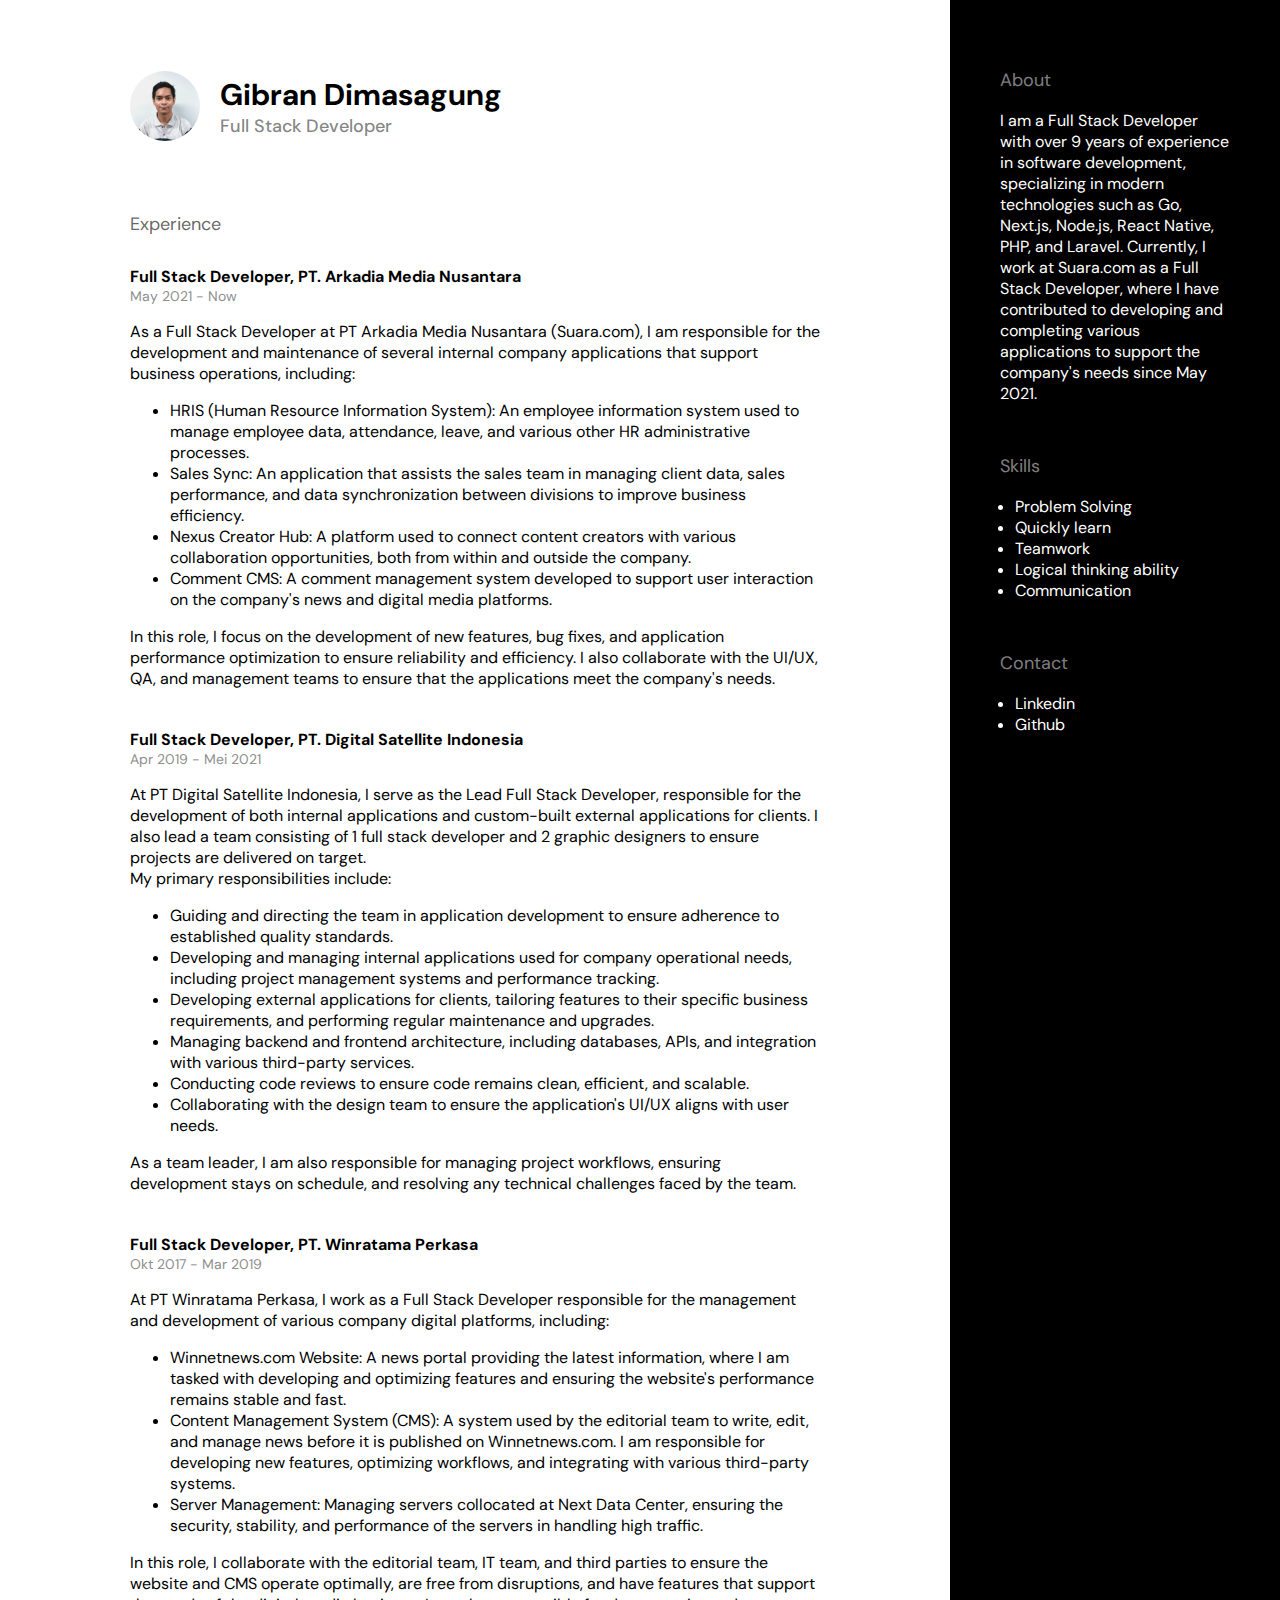
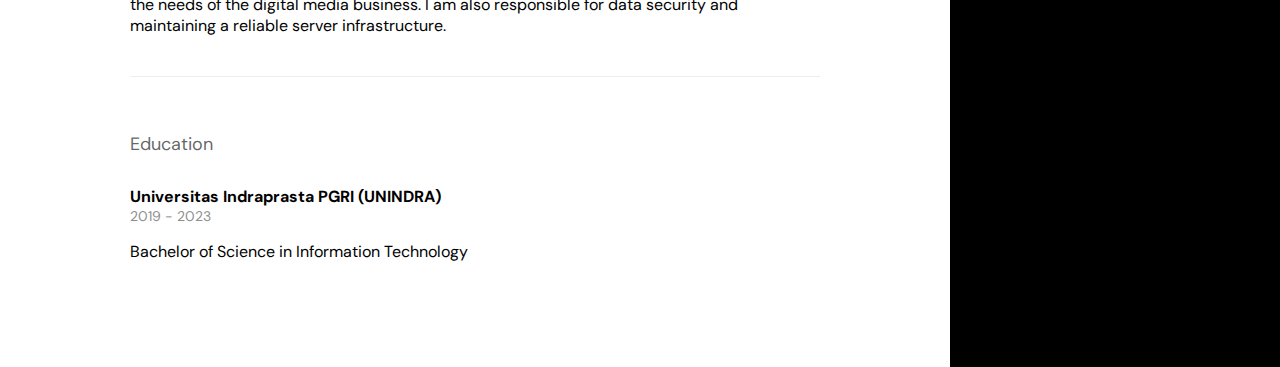
<file: index.html>
<!DOCTYPE html>
<html lang="en">
<head>
    <meta charset="UTF-8">
    <meta name="viewport" content="width=device-width, initial-scale=1.0">
    <title>Gibran Dimasagung - Full Stack Developer</title>
    <link rel="preconnect" href="https://fonts.googleapis.com">
    <link rel="preconnect" href="https://fonts.gstatic.com" crossorigin>
    <link href="https://fonts.googleapis.com/css2?family=DM+Sans:ital,opsz,wght@0,9..40,100..1000;1,9..40,100..1000&display=swap" rel="stylesheet">
    <link rel="stylesheet" href="main.css">

    <!-- Google tag (gtag.js) -->
    <script async src="https://www.googletagmanager.com/gtag/js?id=G-KHGNJFPHTL"></script>
    <script>
        window.dataLayer = window.dataLayer || [];
        function gtag(){dataLayer.push(arguments);}
        gtag('js', new Date());

        gtag('config', 'G-KHGNJFPHTL');
    </script>
</head>
<body>
    <div class="container">
        <div class="profile">
            <div class="user">
                <img class="avatar" width="70" height="70" src="1657944084297.jpeg" />
                <div>
                    <h2 class="name">Gibran Dimasagung</h2>
                    <h4 class="title">Full Stack Developer</h4>
                </div>
            </div>
            <div class="list">
                <h2 class="heading">Experience</h2>
                <div class="experience">
                    <h4 class="position">Full Stack Developer, PT. Arkadia Media Nusantara</h4>
                    <p class="date">May 2021 - Now</p>
                    <p class="description">
                        As a Full Stack Developer at PT Arkadia Media Nusantara (Suara.com), I am responsible for the development and maintenance of several internal company applications that support business operations, including:
                        <ul>
                            <li>HRIS (Human Resource Information System): An employee information system used to manage employee data, attendance, leave, and various other HR administrative processes.</li>
                            <li>Sales Sync: An application that assists the sales team in managing client data, sales performance, and data synchronization between divisions to improve business efficiency.</li>
                            <li>Nexus Creator Hub: A platform used to connect content creators with various collaboration opportunities, both from within and outside the company.</li>
                            <li>Comment CMS: A comment management system developed to support user interaction on the company's news and digital media platforms.</li>
                        </ul>
                        In this role, I focus on the development of new features, bug fixes, and application performance optimization to ensure reliability and efficiency. I also collaborate with the UI/UX, QA, and management teams to ensure that the applications meet the company's needs.
                    </p>
                </div>
                <div class="experience">
                    <h4 class="position">Full Stack Developer, PT. Digital Satellite Indonesia</h4>
                    <p class="date">Apr 2019 - Mei 2021</p>
                    <p class="description">
                        At PT Digital Satellite Indonesia, I serve as the Lead Full Stack Developer, responsible for the development of both internal applications and custom-built external applications for clients. I also lead a team consisting of 1 full stack developer and 2 graphic designers to ensure projects are delivered on target.
                        <br/>
                        My primary responsibilities include:
                        <ul>
                            <li>Guiding and directing the team in application development to ensure adherence to established quality standards.</li>
                            <li>Developing and managing internal applications used for company operational needs, including project management systems and performance tracking.</li>
                            <li>Developing external applications for clients, tailoring features to their specific business requirements, and performing regular maintenance and upgrades.</li>
                            <li>Managing backend and frontend architecture, including databases, APIs, and integration with various third-party services.</li>
                            <li>Conducting code reviews to ensure code remains clean, efficient, and scalable.</li>
                            <li>Collaborating with the design team to ensure the application's UI/UX aligns with user needs.</li>
                        </ul>
                        As a team leader, I am also responsible for managing project workflows, ensuring development stays on schedule, and resolving any technical challenges faced by the team.
                    </p>
                </div>
                <div class="experience">
                    <h4 class="position">Full Stack Developer, PT. Winratama Perkasa</h4>
                    <p class="date">Okt 2017 - Mar 2019</p>
                    <p class="description">
                        At PT Winratama Perkasa, I work as a Full Stack Developer responsible for the management and development of various company digital platforms, including:
                        <ul>
                            <li>Winnetnews.com Website: A news portal providing the latest information, where I am tasked with developing and optimizing features and ensuring the website's performance remains stable and fast.</li>
                            <li>Content Management System (CMS): A system used by the editorial team to write, edit, and manage news before it is published on Winnetnews.com. I am responsible for developing new features, optimizing workflows, and integrating with various third-party systems.</li>
                            <li>Server Management: Managing servers collocated at Next Data Center, ensuring the security, stability, and performance of the servers in handling high traffic.</li>
                        </ul>
                        In this role, I collaborate with the editorial team, IT team, and third parties to ensure the website and CMS operate optimally, are free from disruptions, and have features that support the needs of the digital media business. I am also responsible for data security and maintaining a reliable server infrastructure.
                    </p>
                </div>
            </div>
            <div class="list">
                <h2 class="heading">Education</h2>
                <div class="experience">
                    <h4 class="position">Universitas Indraprasta PGRI (UNINDRA)</h4>
                    <p class="date">2019 - 2023</p>
                    <p class="description">Bachelor of Science in Information Technology</p>
                </div>
            </div>
            <!--<div class="list">
                <h2 class="heading">Portfolio</h2>
                <div class="portfolio-container">
                    <div class="portfolio">
                        <img class="img" src="https://images.unsplash.com/photo-1742241461508-07dfb49187c1?q=80&w=600&auto=format&fit=crop&ixlib=rb-4.0.3&ixid=M3wxMjA3fDF8MHxwaG90by1wYWdlfHx8fGVufDB8fHx8fA%3D%3D"/>
                        <div class="portfolio-info">
                            <h4 class="title">HRIS</h4>
                            <p class="description">A technology-based system used to manage various aspects of human resources within a company. An HRIS integrates employee data, attendance, recruitment, performance evaluations, and other administrative tasks into a centralized platform.</p>
                            <a class="link" href="#">View work →</a>
                        </div>
                    </div>
                    <div class="portfolio">
                        <img class="img" src="https://images.unsplash.com/photo-1742241461508-07dfb49187c1?q=80&w=600&auto=format&fit=crop&ixlib=rb-4.0.3&ixid=M3wxMjA3fDF8MHxwaG90by1wYWdlfHx8fGVufDB8fHx8fA%3D%3D"/>
                        <div class="portfolio-info">
                            <h4 class="title">Sales Sync</h4>
                            <p class="description">An application designed to support Sales and Marketing teams in efficiently inputting, managing, and synchronizing Media Order data for a specific media. This application enables sales personnel to record media orders, manage scheduling of advertisements, and monitor order status within a single, centralized platform.</p>
                            <a class="link" href="#">View work →</a>
                        </div>
                    </div>
                    <div class="portfolio">
                        <img class="img" src="https://images.unsplash.com/photo-1742241461508-07dfb49187c1?q=80&w=600&auto=format&fit=crop&ixlib=rb-4.0.3&ixid=M3wxMjA3fDF8MHxwaG90by1wYWdlfHx8fGVufDB8fHx8fA%3D%3D"/>
                        <div class="portfolio-info">
                            <h4 class="title">Nexus Creator Hub</h4>
                            <p class="description">A platform designed to connect brands with influencers or content creators for the purpose of executing digital marketing campaigns. This application assists in finding, managing, and analyzing the performance of Key Opinion Leaders (KOLs) across various platforms such as Instagram, TikTok, YouTube, and others.</p>
                            <a class="link" href="#">View work →</a>
                        </div>
                    </div>
                </div>
            </div>-->
        </div>
        <div class="about">
            <div class="row">
                <h3 class="heading">About</h3>
                <p class="description">
                    I am a Full Stack Developer with over 9 years of experience in software development, specializing in modern technologies such as Go, Next.js, Node.js, React Native, PHP, and Laravel. Currently, I work at Suara.com as a Full Stack Developer, where I have contributed to developing and completing various applications to support the company's needs since May 2021.
                </p>
            </div>
            <div class="row">
                <h3 class="heading">Skills</h3>
                <div>
                    <ul>
                        <li>Problem Solving</li>
                        <li>Quickly learn</li>
                        <li>Teamwork</li>
                        <li>Logical thinking ability</li>
                        <li>Communication</li>
                    </ul>
                </div>
            </div>
            <div class="row">
                <h3 class="heading">Contact</h3>
                <div>
                    <ul>
                        <li>
                            <a href="https://www.linkedin.com/in/gibran-dimasagung/">Linkedin</a>
                        </li>
                        <li>
                            <a href="https://github.com/gibrandev">Github</a>
                        </li>
                    </ul>
                </div>
            </div>
        </div>
    </div>
</body>
</html>
</file>
<file: main.css>
:root {
    -webkit-font-smoothing: antialiased;
}
html {
    font-family: "DM Sans", sans-serif;
    font-style: normal;
    font-optical-sizing: auto;
}
body {
    margin: 0;
}
a {
    text-decoration: none;
    color: unset;
}
.container {
    display: flex;
}
.profile {
    padding: 50px 130px 50px 130px;
    width: 75vw;
    background: #fff;
}
.profile .user .name {
    font-size: 30px;
    margin-bottom: 0;
}
.profile .user .avatar {
    border-radius: 50%;
}
.profile .user .title {
    color: rgba(51, 51, 51, 0.6);
    margin-top: 0;
    font-weight: 500;
    font-size: 18px;
}
.profile .heading {
    color: rgba(34, 34, 34, 0.7);
    font-weight: 400;
    font-size: 18px;
    margin: 10px 0 30px 0;
}
.profile .user {
    margin-bottom: 50px;
    display: flex;
    gap: 20px;
    align-items: center;
}
.list {
    border-bottom: 1px solid #eee;
    margin-bottom: 55px;
}
.list:last-child {
    border-bottom: none;
}
.experience {
    margin-bottom: 40px;
}
.experience .position {
    margin: 0;
}
.experience .date{
    color: rgb(143, 143, 143);
    margin: 0;
    font-size: 14px;
}
.link {
    text-decoration: none;
    color: #000;
    font-size: 14px;
    font-weight: 600;
}
.about {
    background-color: rgb(0, 0, 0);
    color: #fff;
    width: 25vw;
    padding: 50px;
}
.about .row {
    margin-bottom: 50px;
}
.about .row ul {
    padding-inline-start: 15px;
}
.about .heading {
    color: rgba(255, 255, 255, 0.5);
    font-weight: 400;
    font-size: 18px;
    font-style: normal;
    font-family: "DM Sans", sans-serif;
}
.about .description {
    font-weight: 400;
    font-size: 16px;
    font-family: "DM Sans", sans-serif;
}
.portfolio-container {
    display: flex;
    gap: 20px;
    margin-bottom: 50px;
    flex-wrap: wrap;
}
.portfolio {
    width: 48%;
}
.portfolio .img {
    width: 100%;
    height: auto;
}
.portfolio .title {
    margin-top: 10px;
    margin-bottom: 10px;
}
.portfolio .description {
    font-weight: 400;
    font-size: 16px;
    font-family: "DM Sans", sans-serif;
    margin-bottom: 10px;
    margin-top: 0;
}

@media only screen and (max-width: 1024px) {
    .container {
        display: block;
    }
    .profile {
        width: auto;
        padding: 20px;
    }
    .about {
        width: auto;
        padding: 20px;
    }
    .portfolio-container {
        display: flex;
        flex-direction: column;
    }
    .portfolio {
        width: 100%;
    }
}
</file>
